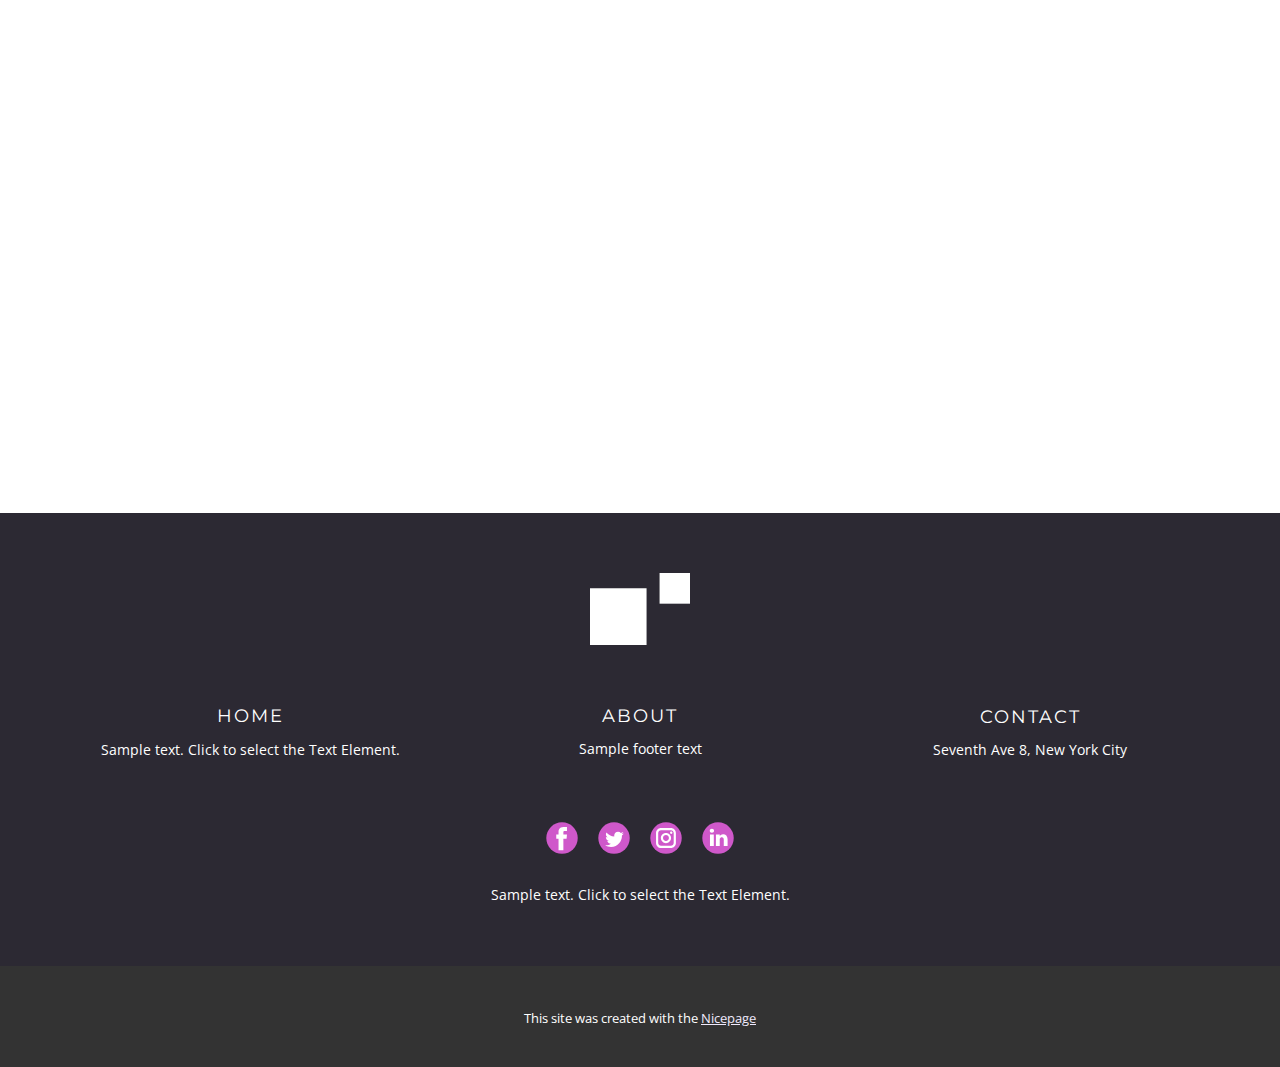
<file: Kontakt.html>
<!DOCTYPE html>
<html style="font-size: 16px;" lang="de"><head>
    <meta name="viewport" content="width=device-width, initial-scale=1.0">
    <meta charset="utf-8">
    <meta name="keywords" content="">
    <meta name="description" content="">
    <title>Kontakt</title>
    <link rel="stylesheet" href="nicepage.css" media="screen">
<link rel="stylesheet" href="Kontakt.css" media="screen">
    <script class="u-script" type="text/javascript" src="jquery.js" defer=""></script>
    <script class="u-script" type="text/javascript" src="nicepage.js" defer=""></script>
    <meta name="generator" content="Nicepage 6.12.5, nicepage.com">
    <link id="u-theme-google-font" rel="stylesheet" href="https://fonts.googleapis.com/css?family=Roboto:100,100i,300,300i,400,400i,500,500i,700,700i,900,900i|Open+Sans:300,300i,400,400i,500,500i,600,600i,700,700i,800,800i">
    <link id="u-page-google-font" rel="stylesheet" href="https://fonts.googleapis.com/css?family=Montserrat:100,100i,200,200i,300,300i,400,400i,500,500i,600,600i,700,700i,800,800i,900,900i">
    
    
    
    <script type="application/ld+json">{
		"@context": "http://schema.org",
		"@type": "Organization",
		"name": "",
		"logo": "images/logo.png",
		"sameAs": []
}</script>
    <meta name="theme-color" content="#6c39e2">
    <meta property="og:title" content="Kontakt">
    <meta property="og:type" content="website">
  <meta data-intl-tel-input-cdn-path="intlTelInput/"></head>
  <body data-path-to-root="./" data-include-products="false" class="u-body u-xl-mode" data-lang="de"><header class="u-clearfix u-header u-header" id="sec-ce81"><div class="u-clearfix u-sheet u-sheet-1">
        <a href="#" class="u-image u-logo u-image-1" data-image-width="149" data-image-height="112">
          <img src="images/logo.png" class="u-logo-image u-logo-image-1">
        </a>
        <nav class="u-menu u-menu-hamburger u-offcanvas u-menu-1" data-responsive-from="XL">
          <div class="menu-collapse" style="font-size: 1rem; letter-spacing: 0px;">
            <a class="u-button-style u-custom-left-right-menu-spacing u-custom-padding-bottom u-custom-top-bottom-menu-spacing u-nav-link u-text-active-palette-1-base u-text-hover-palette-2-base u-text-white" href="#">
              <svg class="u-svg-link" viewBox="0 0 24 24"><use xlink:href="#menu-hamburger"></use></svg>
              <svg class="u-svg-content" version="1.1" id="menu-hamburger" viewBox="0 0 16 16" x="0px" y="0px" xmlns:xlink="http://www.w3.org/1999/xlink" xmlns="http://www.w3.org/2000/svg"><g><rect y="1" width="16" height="2"></rect><rect y="7" width="16" height="2"></rect><rect y="13" width="16" height="2"></rect>
</g></svg>
            </a>
          </div>
          <div class="u-nav-container">
            <ul class="u-nav u-unstyled u-nav-1"><li class="u-nav-item"><a class="u-button-style u-nav-link u-text-active-palette-1-base u-text-hover-palette-2-base" href="Startseite.html" style="padding: 10px 20px;">Startseite</a>
</li><li class="u-nav-item"><a class="u-button-style u-nav-link u-text-active-palette-1-base u-text-hover-palette-2-base" href="Über-uns.html" style="padding: 10px 20px;">Über uns</a>
</li><li class="u-nav-item"><a class="u-button-style u-nav-link u-text-active-palette-1-base u-text-hover-palette-2-base" href="Kontakt.html" style="padding: 10px 20px;">Kontakt</a>
</li></ul>
          </div>
          <div class="u-nav-container-collapse">
            <div class="u-black u-container-style u-inner-container-layout u-opacity u-opacity-95 u-sidenav">
              <div class="u-inner-container-layout u-sidenav-overflow">
                <div class="u-menu-close"></div>
                <ul class="u-align-center u-nav u-popupmenu-items u-unstyled u-nav-2"><li class="u-nav-item"><a class="u-button-style u-nav-link" href="Startseite.html">Startseite</a>
</li><li class="u-nav-item"><a class="u-button-style u-nav-link" href="Über-uns.html">Über uns</a>
</li><li class="u-nav-item"><a class="u-button-style u-nav-link" href="Kontakt.html">Kontakt</a>
</li></ul>
              </div>
            </div>
            <div class="u-black u-menu-overlay u-opacity u-opacity-70"></div>
          </div>
        </nav>
      </div></header>
    <section class="u-clearfix u-section-1" id="sec-5fb4">
      <div class="u-clearfix u-sheet u-sheet-1"></div>
    </section>
    
    
    
    <footer class="u-align-center-sm u-align-center-xs u-clearfix u-container-align-center u-footer u-palette-1-dark-3" id="sec-684a"><div class="u-clearfix u-sheet u-valign-middle-lg u-valign-middle-md u-valign-middle-sm u-valign-middle-xl u-sheet-1">
        <a href="#" class="u-image u-logo u-image-1" data-image-width="149" data-image-height="112">
          <img src="images/logo.png" class="u-logo-image u-logo-image-1">
        </a>
        <div class="data-layout-selected u-clearfix u-expanded-width u-gutter-30 u-layout-wrap u-layout-wrap-1">
          <div class="u-gutter-0 u-layout">
            <div class="u-layout-row">
              <div class="u-align-center-sm u-align-center-xs u-align-left-lg u-align-left-md u-align-left-xl u-container-align-center u-container-style u-layout-cell u-left-cell u-size-20 u-layout-cell-1">
                <div class="u-container-layout u-container-layout-1">
                  <h6 class="u-align-center u-text u-text-1">
                    <a class="u-active-none u-btn u-button-link u-button-style u-hover-none u-none u-text-hover-palette-1-base u-text-white u-btn-1" href="#" data-animation-name="" data-animation-duration="0" data-animation-delay="0" data-animation-direction="">home</a>
                  </h6>
                  <p class="u-align-center u-small-text u-text u-text-variant u-text-2">Sample text. Click to select the Text Element.</p>
                </div>
              </div>
              <div class="u-align-center-sm u-align-center-xs u-align-left-lg u-align-left-md u-align-left-xl u-container-align-center u-container-style u-layout-cell u-size-20 u-layout-cell-2">
                <div class="u-container-layout u-valign-top u-container-layout-2">
                  <h6 class="u-align-center u-text u-text-3">
                    <a class="u-active-none u-btn u-button-link u-button-style u-hover-none u-none u-text-hover-palette-1-base u-text-white u-btn-2" href="#" data-animation-name="" data-animation-duration="0" data-animation-delay="0" data-animation-direction="">about</a>
                  </h6>
                  <p class="u-align-center u-small-text u-text u-text-variant u-text-4">Sample footer text</p>
                </div>
              </div>
              <div class="u-align-center-sm u-align-center-xs u-align-left-lg u-align-left-md u-align-left-xl u-container-align-center u-container-style u-layout-cell u-size-20 u-layout-cell-3">
                <div class="u-container-layout u-container-layout-3">
                  <h6 class="u-align-center u-text u-text-5">
                    <a class="u-active-none u-border-none u-btn u-button-link u-button-style u-hover-none u-none u-text-hover-palette-1-base u-text-white u-btn-3" href="#">contact</a>
                  </h6>
                  <p class="u-align-center u-small-text u-text u-text-variant u-text-6"> Seventh Ave 8, New York City</p>
                </div>
              </div>
            </div>
          </div>
        </div>
        <div class="u-social-icons u-spacing-20 u-social-icons-1">
          <a class="u-social-url" title="facebook" target="_blank" href=""><span class="u-icon u-social-facebook u-social-icon u-text-palette-2-base"><svg class="u-svg-link" preserveAspectRatio="xMidYMin slice" viewBox="0 0 112 112" style=""><use xlink:href="#svg-dbd3"></use></svg><svg class="u-svg-content" viewBox="0 0 112 112" x="0" y="0" id="svg-dbd3"><circle fill="currentColor" cx="56.1" cy="56.1" r="55"></circle><path fill="#FFFFFF" d="M73.5,31.6h-9.1c-1.4,0-3.6,0.8-3.6,3.9v8.5h12.6L72,58.3H60.8v40.8H43.9V58.3h-8V43.9h8v-9.2
      c0-6.7,3.1-17,17-17h12.5v13.9H73.5z"></path></svg></span>
          </a>
          <a class="u-social-url" title="twitter" target="_blank" href=""><span class="u-icon u-social-icon u-social-twitter u-text-palette-2-base"><svg class="u-svg-link" preserveAspectRatio="xMidYMin slice" viewBox="0 0 112 112" style=""><use xlink:href="#svg-b648"></use></svg><svg class="u-svg-content" viewBox="0 0 112 112" x="0" y="0" id="svg-b648"><circle fill="currentColor" class="st0" cx="56.1" cy="56.1" r="55"></circle><path fill="#FFFFFF" d="M83.8,47.3c0,0.6,0,1.2,0,1.7c0,17.7-13.5,38.2-38.2,38.2C38,87.2,31,85,25,81.2c1,0.1,2.1,0.2,3.2,0.2
      c6.3,0,12.1-2.1,16.7-5.7c-5.9-0.1-10.8-4-12.5-9.3c0.8,0.2,1.7,0.2,2.5,0.2c1.2,0,2.4-0.2,3.5-0.5c-6.1-1.2-10.8-6.7-10.8-13.1
      c0-0.1,0-0.1,0-0.2c1.8,1,3.9,1.6,6.1,1.7c-3.6-2.4-6-6.5-6-11.2c0-2.5,0.7-4.8,1.8-6.7c6.6,8.1,16.5,13.5,27.6,14
      c-0.2-1-0.3-2-0.3-3.1c0-7.4,6-13.4,13.4-13.4c3.9,0,7.3,1.6,9.8,4.2c3.1-0.6,5.9-1.7,8.5-3.3c-1,3.1-3.1,5.8-5.9,7.4
      c2.7-0.3,5.3-1,7.7-2.1C88.7,43,86.4,45.4,83.8,47.3z"></path></svg></span>
          </a>
          <a class="u-social-url" title="instagram" target="_blank" href=""><span class="u-icon u-social-icon u-social-instagram u-text-palette-2-base"><svg class="u-svg-link" preserveAspectRatio="xMidYMin slice" viewBox="0 0 112 112" style=""><use xlink:href="#svg-e6d4"></use></svg><svg class="u-svg-content" viewBox="0 0 112 112" x="0" y="0" id="svg-e6d4"><circle fill="currentColor" cx="56.1" cy="56.1" r="55"></circle><path fill="#FFFFFF" d="M55.9,38.2c-9.9,0-17.9,8-17.9,17.9C38,66,46,74,55.9,74c9.9,0,17.9-8,17.9-17.9C73.8,46.2,65.8,38.2,55.9,38.2
      z M55.9,66.4c-5.7,0-10.3-4.6-10.3-10.3c-0.1-5.7,4.6-10.3,10.3-10.3c5.7,0,10.3,4.6,10.3,10.3C66.2,61.8,61.6,66.4,55.9,66.4z"></path><path fill="#FFFFFF" d="M74.3,33.5c-2.3,0-4.2,1.9-4.2,4.2s1.9,4.2,4.2,4.2s4.2-1.9,4.2-4.2S76.6,33.5,74.3,33.5z"></path><path fill="#FFFFFF" d="M73.1,21.3H38.6c-9.7,0-17.5,7.9-17.5,17.5v34.5c0,9.7,7.9,17.6,17.5,17.6h34.5c9.7,0,17.5-7.9,17.5-17.5V38.8
      C90.6,29.1,82.7,21.3,73.1,21.3z M83,73.3c0,5.5-4.5,9.9-9.9,9.9H38.6c-5.5,0-9.9-4.5-9.9-9.9V38.8c0-5.5,4.5-9.9,9.9-9.9h34.5
      c5.5,0,9.9,4.5,9.9,9.9V73.3z"></path></svg></span>
          </a>
          <a class="u-social-url" title="linkedin" target="_blank" href=""><span class="u-icon u-social-icon u-social-linkedin u-text-palette-2-base"><svg class="u-svg-link" preserveAspectRatio="xMidYMin slice" viewBox="0 0 112 112" style=""><use xlink:href="#svg-d1ad"></use></svg><svg class="u-svg-content" viewBox="0 0 112 112" x="0" y="0" id="svg-d1ad"><circle fill="currentColor" cx="56.1" cy="56.1" r="55"></circle><path fill="#FFFFFF" d="M41.3,83.7H27.9V43.4h13.4V83.7z M34.6,37.9L34.6,37.9c-4.6,0-7.5-3.1-7.5-7c0-4,3-7,7.6-7s7.4,3,7.5,7
      C42.2,34.8,39.2,37.9,34.6,37.9z M89.6,83.7H76.2V62.2c0-5.4-1.9-9.1-6.8-9.1c-3.7,0-5.9,2.5-6.9,4.9c-0.4,0.9-0.4,2.1-0.4,3.3v22.5
      H48.7c0,0,0.2-36.5,0-40.3h13.4v5.7c1.8-2.7,5-6.7,12.1-6.7c8.8,0,15.4,5.8,15.4,18.1V83.7z"></path></svg></span>
          </a>
        </div>
        <p class="u-align-center-lg u-align-center-md u-align-center-sm u-align-center-xs u-text u-text-default u-text-7">Sample text. Click to select the Text Element.</p>
      </div></footer>
    <section class="u-backlink u-clearfix u-grey-80">
      <p class="u-text">
        <span>This site was created with the </span>
        <a class="u-link" href="https://nicepage.com/" target="_blank" rel="nofollow">
          <span>Nicepage</span>
        </a>
      </p>
    </section>
  
</body></html>
</file>
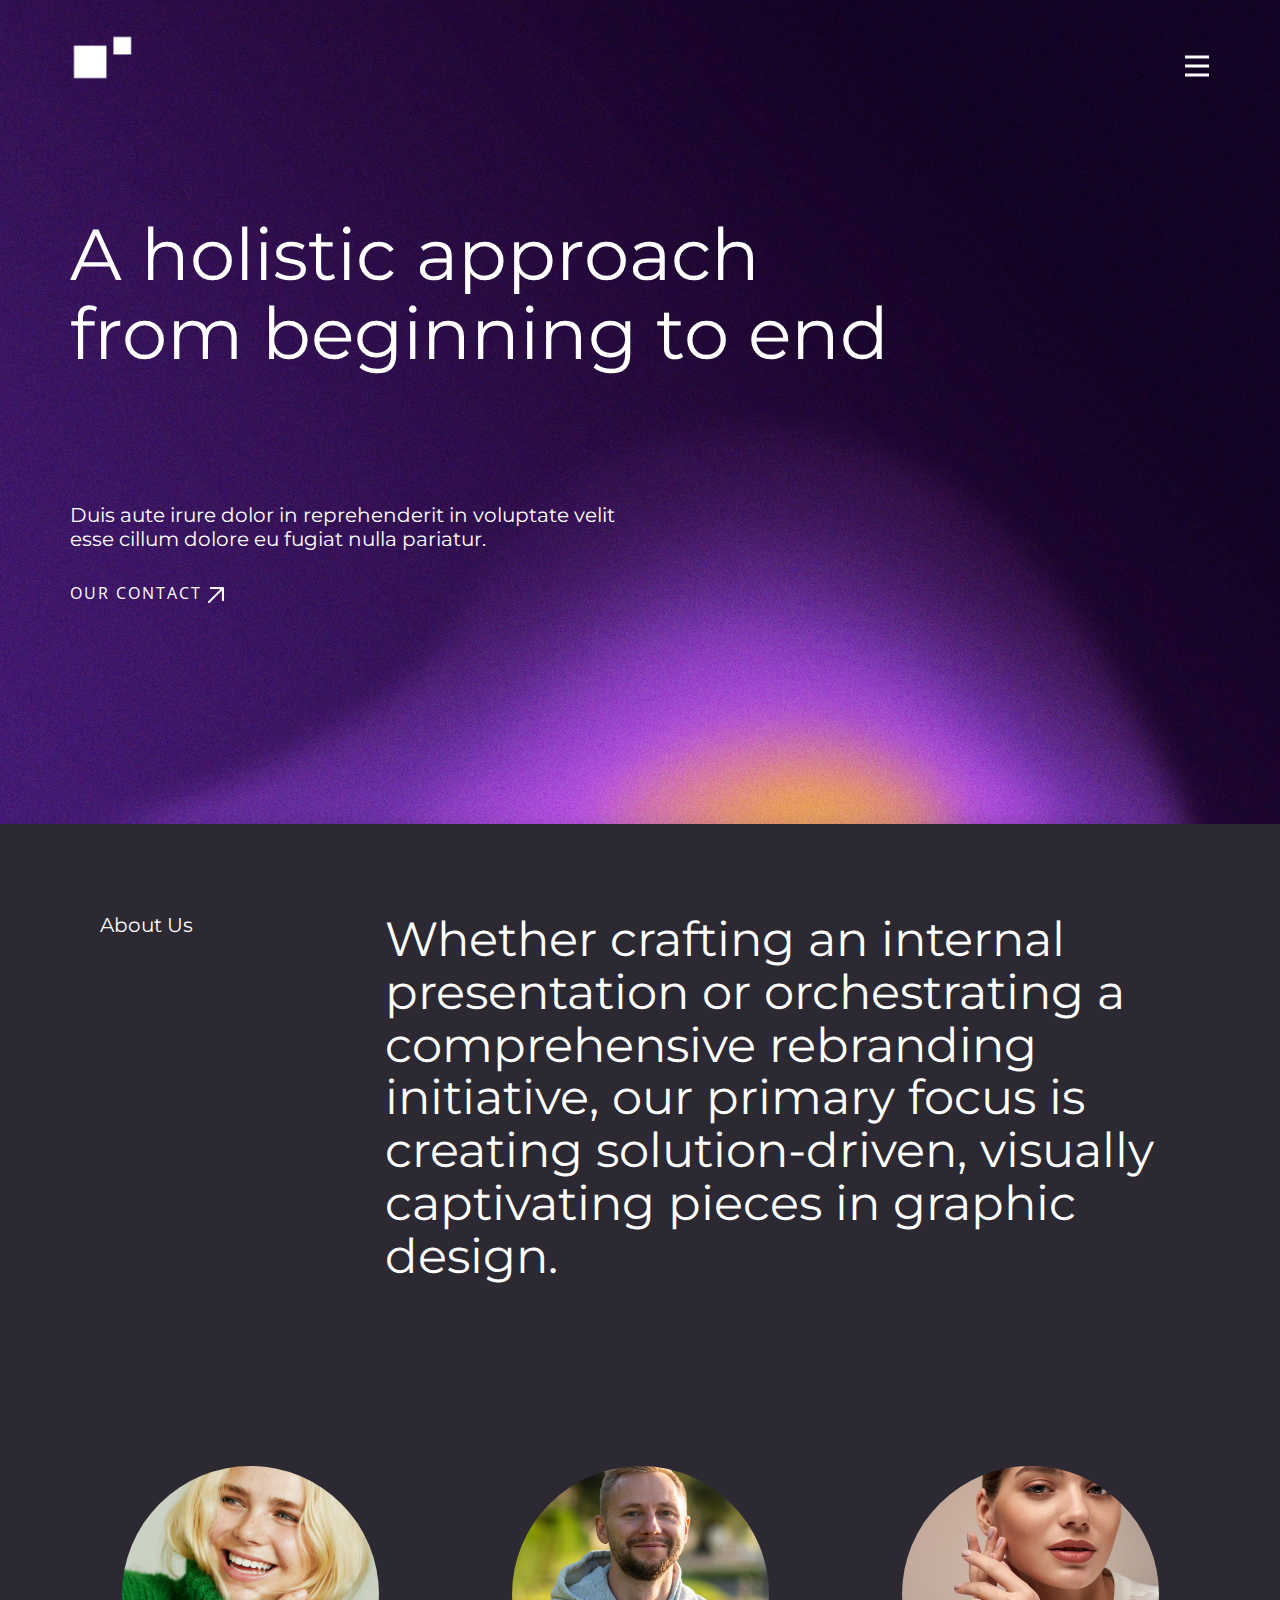
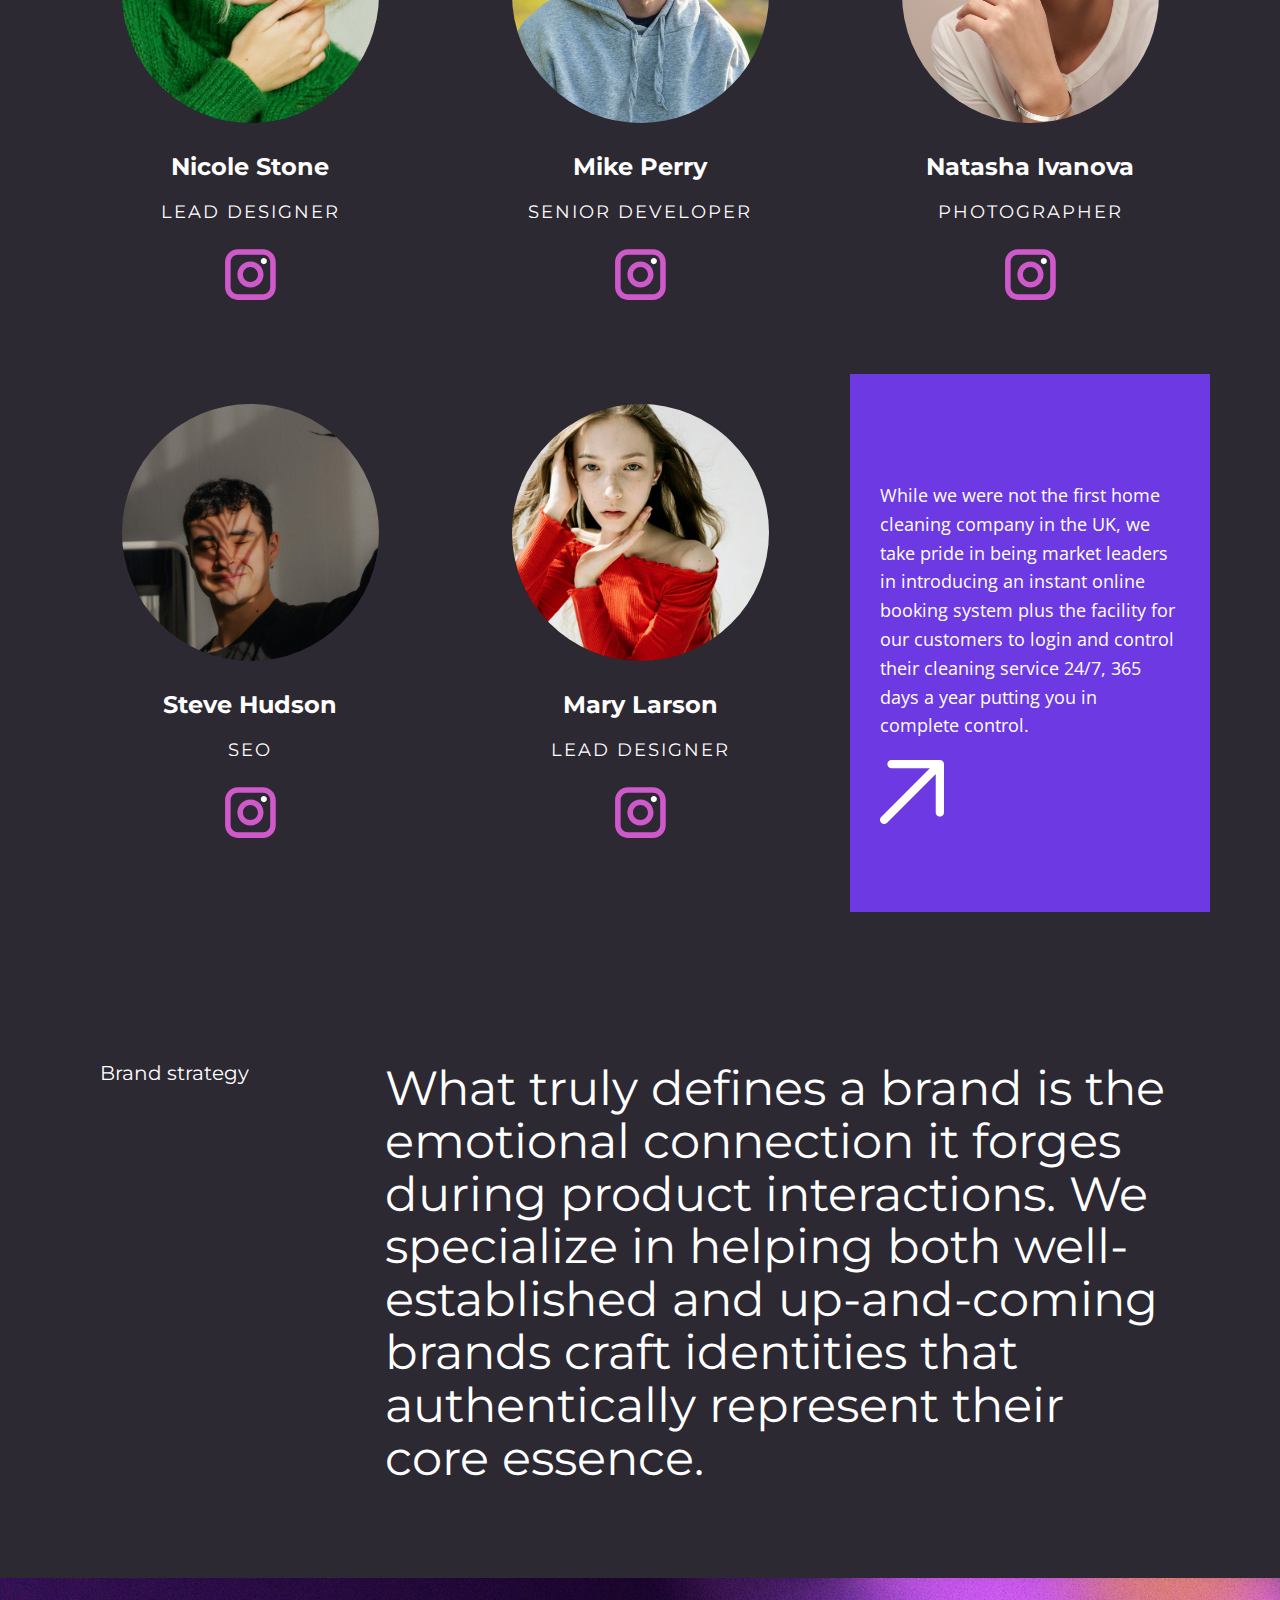
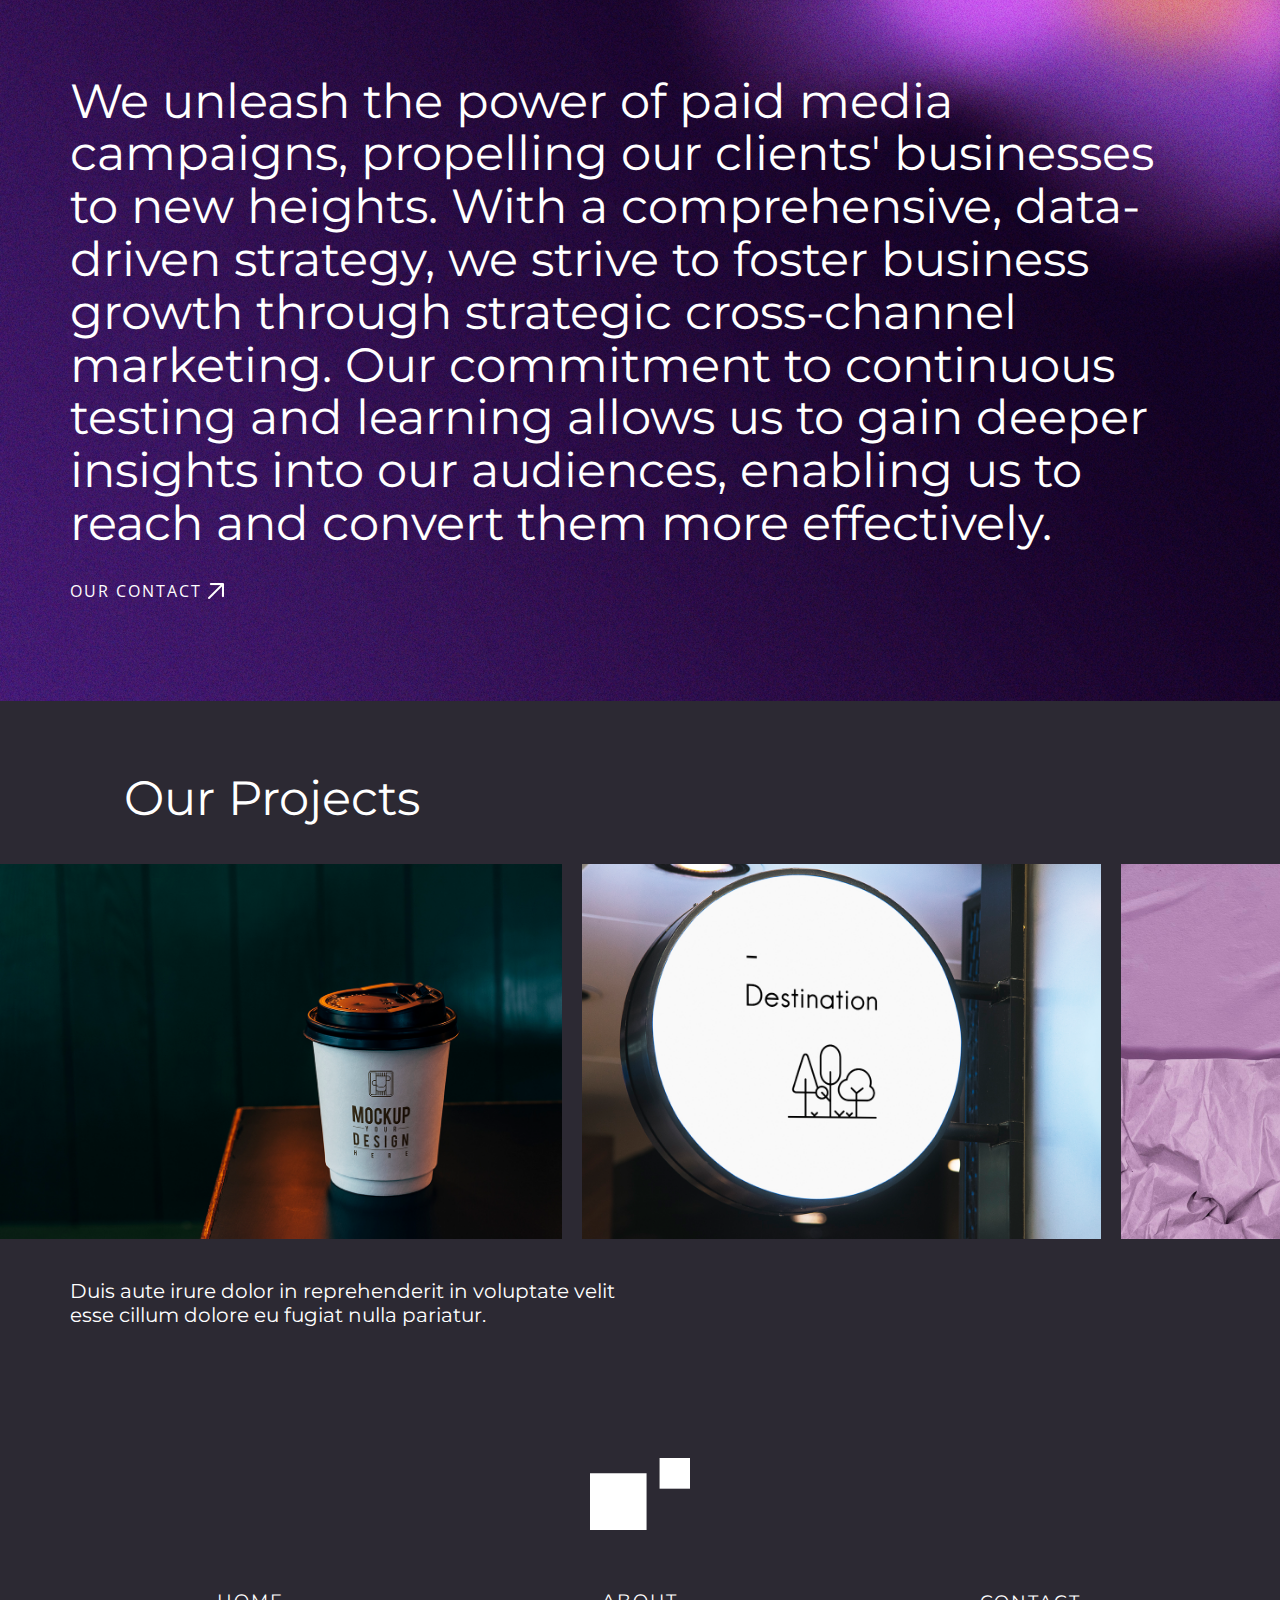
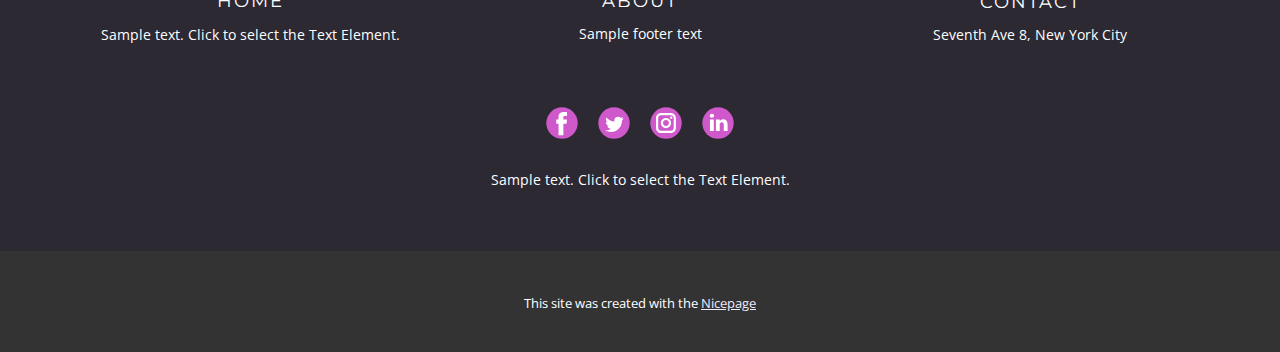
<file: Startseite.html>
<!DOCTYPE html>
<html style="font-size: 16px;" lang="de"><head>
    <meta name="viewport" content="width=device-width, initial-scale=1.0">
    <meta charset="utf-8">
    <meta name="keywords" content="​A holistic approach from beginning to end, ​Whether crafting an internal presentation or orchestrating a comprehensive rebranding initiative, our primary focus is creating solution-driven, visually captivating pieces in graphic design., ​What truly defines a brand is the emotional connection it forges during product interactions. We specialize in helping both well-established and up-and-coming brands craft identities that authentically represent their core essence., ​We unleash the power of paid media campaigns, propelling our clients&amp;apos; businesses to new heights. With a comprehensive, data-driven strategy, we strive to foster business growth through strategic cross-channel marketing. Our commitment to continuous testing and learning allows us to gain deeper insights into our audiences, enabling us to reach and convert them more effectively., Our Projects​">
    <meta name="description" content="">
    <title>Startseite</title>
    <link rel="stylesheet" href="nicepage.css" media="screen">
<link rel="stylesheet" href="Startseite.css" media="screen">
    <script class="u-script" type="text/javascript" src="jquery.js" defer=""></script>
    <script class="u-script" type="text/javascript" src="nicepage.js" defer=""></script>
    <meta name="generator" content="Nicepage 6.12.5, nicepage.com">
    <link id="u-theme-google-font" rel="stylesheet" href="https://fonts.googleapis.com/css?family=Roboto:100,100i,300,300i,400,400i,500,500i,700,700i,900,900i|Open+Sans:300,300i,400,400i,500,500i,600,600i,700,700i,800,800i">
    <link id="u-page-google-font" rel="stylesheet" href="https://fonts.googleapis.com/css?family=Montserrat:100,100i,200,200i,300,300i,400,400i,500,500i,600,600i,700,700i,800,800i,900,900i">
    
    
    
    
    
    
    
    
    <script type="application/ld+json">{
		"@context": "http://schema.org",
		"@type": "Organization",
		"name": "",
		"logo": "images/logo.png",
		"sameAs": []
}</script>
    <meta name="theme-color" content="#6c39e2">
    <meta property="og:title" content="Startseite">
    <meta property="og:type" content="website">
  <meta data-intl-tel-input-cdn-path="intlTelInput/"></head>
  <body data-path-to-root="./" data-include-products="false" class="u-body u-overlap u-overlap-transparent u-xl-mode" data-lang="de"><header class="u-clearfix u-header u-header" id="sec-ce81"><div class="u-clearfix u-sheet u-sheet-1">
        <a href="#" class="u-image u-logo u-image-1" data-image-width="149" data-image-height="112">
          <img src="images/logo.png" class="u-logo-image u-logo-image-1">
        </a>
        <nav class="u-menu u-menu-hamburger u-offcanvas u-menu-1" data-responsive-from="XL">
          <div class="menu-collapse" style="font-size: 1rem; letter-spacing: 0px;">
            <a class="u-button-style u-custom-left-right-menu-spacing u-custom-padding-bottom u-custom-top-bottom-menu-spacing u-nav-link u-text-active-palette-1-base u-text-hover-palette-2-base u-text-white" href="#">
              <svg class="u-svg-link" viewBox="0 0 24 24"><use xlink:href="#menu-hamburger"></use></svg>
              <svg class="u-svg-content" version="1.1" id="menu-hamburger" viewBox="0 0 16 16" x="0px" y="0px" xmlns:xlink="http://www.w3.org/1999/xlink" xmlns="http://www.w3.org/2000/svg"><g><rect y="1" width="16" height="2"></rect><rect y="7" width="16" height="2"></rect><rect y="13" width="16" height="2"></rect>
</g></svg>
            </a>
          </div>
          <div class="u-nav-container">
            <ul class="u-nav u-unstyled u-nav-1"><li class="u-nav-item"><a class="u-button-style u-nav-link u-text-active-palette-1-base u-text-hover-palette-2-base" href="Startseite.html" style="padding: 10px 20px;">Startseite</a>
</li><li class="u-nav-item"><a class="u-button-style u-nav-link u-text-active-palette-1-base u-text-hover-palette-2-base" href="Über-uns.html" style="padding: 10px 20px;">Über uns</a>
</li><li class="u-nav-item"><a class="u-button-style u-nav-link u-text-active-palette-1-base u-text-hover-palette-2-base" href="Kontakt.html" style="padding: 10px 20px;">Kontakt</a>
</li></ul>
          </div>
          <div class="u-nav-container-collapse">
            <div class="u-black u-container-style u-inner-container-layout u-opacity u-opacity-95 u-sidenav">
              <div class="u-inner-container-layout u-sidenav-overflow">
                <div class="u-menu-close"></div>
                <ul class="u-align-center u-nav u-popupmenu-items u-unstyled u-nav-2"><li class="u-nav-item"><a class="u-button-style u-nav-link" href="Startseite.html">Startseite</a>
</li><li class="u-nav-item"><a class="u-button-style u-nav-link" href="Über-uns.html">Über uns</a>
</li><li class="u-nav-item"><a class="u-button-style u-nav-link" href="Kontakt.html">Kontakt</a>
</li></ul>
              </div>
            </div>
            <div class="u-black u-menu-overlay u-opacity u-opacity-70"></div>
          </div>
        </nav>
      </div></header>
    <section class="u-clearfix u-image u-section-1" id="sec-abe2" data-image-width="2050" data-image-height="1245">
      <div class="u-clearfix u-sheet u-sheet-1">
        <h1 class="u-text u-text-body-alt-color u-text-1"> A holistic approach from beginning to end</h1>
        <h5 class="u-text u-text-body-alt-color u-text-2"> Duis aute irure dolor in reprehenderit in voluptate velit esse cillum dolore eu fugiat nulla pariatur. </h5>
        <a href="#" class="u-border-none u-btn u-button-style u-none u-text-body-alt-color u-btn-1">our contact&nbsp;<span class="u-file-icon u-icon u-text-white u-icon-1"><img src="images/14440636-431c0c86.png" alt=""></span>
          <br>
        </a>
      </div>
    </section>
    <section class="u-clearfix u-palette-1-dark-3 u-section-2" id="sec-15e0">
      <div class="u-clearfix u-sheet u-valign-middle-lg u-valign-middle-md u-valign-middle-sm u-valign-middle-xl u-sheet-1">
        <div class="data-layout-selected u-clearfix u-expanded-width u-layout-wrap u-layout-wrap-1">
          <div class="u-layout">
            <div class="u-layout-row">
              <div class="u-container-style u-layout-cell u-size-15 u-layout-cell-1">
                <div class="u-container-layout u-container-layout-1">
                  <h5 class="u-text u-text-default u-text-1">About Us </h5>
                </div>
              </div>
              <div class="u-container-style u-layout-cell u-shape-rectangle u-size-45 u-layout-cell-2">
                <div class="u-container-layout u-container-layout-2">
                  <h2 class="u-text u-text-default u-text-2"> Whether crafting an internal presentation or orchestrating a comprehensive rebranding initiative, our primary focus is creating solution-driven, visually captivating pieces in graphic design. </h2>
                </div>
              </div>
            </div>
          </div>
        </div>
      </div>
    </section>
    <section class="u-clearfix u-palette-1-dark-3 u-section-3" id="carousel_fbf3">
      <div class="u-clearfix u-sheet u-valign-middle-lg u-valign-middle-md u-valign-middle-xl u-sheet-1">
        <div class="data-layout-selected u-clearfix u-expanded-width u-gutter-30 u-layout-wrap u-layout-wrap-1">
          <div class="u-layout">
            <div class="u-layout-col">
              <div class="u-size-30">
                <div class="u-layout-row">
                  <div class="u-align-center-lg u-align-center-xl u-container-style u-layout-cell u-shape-rectangle u-size-20 u-layout-cell-1">
                    <div class="u-container-layout u-container-layout-1">
                      <div class="u-image u-image-circle u-image-1" alt="" data-image-width="1280" data-image-height="1920"></div>
                      <h4 class="u-align-center-md u-align-center-sm u-align-center-xs u-text u-text-default u-text-1">Nicole Stone</h4>
                      <h6 class="u-align-center-md u-align-center-sm u-align-center-xs u-text u-text-default u-text-2">Lead Designer</h6>
                      <div class="u-social-icons u-spacing-10 u-social-icons-1">
                        <a class="u-social-url" title="instagram" target="_blank" href="https://instagram.com/name"><span class="u-icon u-social-icon u-social-instagram u-text-palette-2-base u-icon-1"><svg class="u-svg-link" preserveAspectRatio="xMidYMin slice" viewBox="0 0 112 112" style=""><use xlink:href="#svg-2d59"></use></svg><svg class="u-svg-content" viewBox="0 0 112 112" x="0" y="0" id="svg-2d59"><path fill="currentColor" d="M55.9,32.9c-12.8,0-23.2,10.4-23.2,23.2s10.4,23.2,23.2,23.2s23.2-10.4,23.2-23.2S68.7,32.9,55.9,32.9z
	 M55.9,69.4c-7.4,0-13.3-6-13.3-13.3c-0.1-7.4,6-13.3,13.3-13.3s13.3,6,13.3,13.3C69.3,63.5,63.3,69.4,55.9,69.4z"></path><path fill="#FFFFFF" d="M79.7,26.8c-3,0-5.4,2.5-5.4,5.4s2.5,5.4,5.4,5.4c3,0,5.4-2.5,5.4-5.4S82.7,26.8,79.7,26.8z"></path><path fill="currentColor" d="M78.2,11H33.5C21,11,10.8,21.3,10.8,33.7v44.7c0,12.6,10.2,22.8,22.7,22.8h44.7c12.6,0,22.7-10.2,22.7-22.7
	V33.7C100.8,21.1,90.6,11,78.2,11z M91,78.4c0,7.1-5.8,12.8-12.8,12.8H33.5c-7.1,0-12.8-5.8-12.8-12.8V33.7
	c0-7.1,5.8-12.8,12.8-12.8h44.7c7.1,0,12.8,5.8,12.8,12.8V78.4z"></path></svg></span>
                        </a>
                      </div>
                    </div>
                  </div>
                  <div class="u-align-center-lg u-align-center-xl u-container-style u-layout-cell u-shape-rectangle u-size-20 u-layout-cell-2">
                    <div class="u-container-layout u-container-layout-2">
                      <div class="u-image u-image-circle u-image-2" alt="" data-image-width="1001" data-image-height="1500"></div>
                      <h4 class="u-align-center-md u-align-center-sm u-align-center-xs u-text u-text-default u-text-3">Mike Perry</h4>
                      <h6 class="u-align-center-md u-align-center-sm u-align-center-xs u-text u-text-default u-text-4"> Senior Developer</h6>
                      <div class="u-social-icons u-spacing-10 u-social-icons-2">
                        <a class="u-social-url" title="instagram" target="_blank" href="https://instagram.com/name"><span class="u-icon u-social-icon u-social-instagram u-text-palette-2-base u-icon-2"><svg class="u-svg-link" preserveAspectRatio="xMidYMin slice" viewBox="0 0 112 112" style=""><use xlink:href="#svg-841e"></use></svg><svg class="u-svg-content" viewBox="0 0 112 112" x="0" y="0" id="svg-841e"><path fill="currentColor" d="M55.9,32.9c-12.8,0-23.2,10.4-23.2,23.2s10.4,23.2,23.2,23.2s23.2-10.4,23.2-23.2S68.7,32.9,55.9,32.9z
	 M55.9,69.4c-7.4,0-13.3-6-13.3-13.3c-0.1-7.4,6-13.3,13.3-13.3s13.3,6,13.3,13.3C69.3,63.5,63.3,69.4,55.9,69.4z"></path><path fill="#FFFFFF" d="M79.7,26.8c-3,0-5.4,2.5-5.4,5.4s2.5,5.4,5.4,5.4c3,0,5.4-2.5,5.4-5.4S82.7,26.8,79.7,26.8z"></path><path fill="currentColor" d="M78.2,11H33.5C21,11,10.8,21.3,10.8,33.7v44.7c0,12.6,10.2,22.8,22.7,22.8h44.7c12.6,0,22.7-10.2,22.7-22.7
	V33.7C100.8,21.1,90.6,11,78.2,11z M91,78.4c0,7.1-5.8,12.8-12.8,12.8H33.5c-7.1,0-12.8-5.8-12.8-12.8V33.7
	c0-7.1,5.8-12.8,12.8-12.8h44.7c7.1,0,12.8,5.8,12.8,12.8V78.4z"></path></svg></span>
                        </a>
                      </div>
                    </div>
                  </div>
                  <div class="u-align-center-lg u-align-center-xl u-container-style u-layout-cell u-shape-rectangle u-size-20 u-layout-cell-3">
                    <div class="u-container-layout u-container-layout-3">
                      <div class="u-image u-image-circle u-image-3" alt="" data-image-width="1000" data-image-height="1500"></div>
                      <h4 class="u-align-center-md u-align-center-sm u-align-center-xs u-text u-text-default u-text-5">Natasha Ivanova</h4>
                      <h6 class="u-align-center-md u-align-center-sm u-align-center-xs u-text u-text-default u-text-6">Photographer</h6>
                      <div class="u-social-icons u-spacing-10 u-social-icons-3">
                        <a class="u-social-url" title="instagram" target="_blank" href="https://instagram.com/name"><span class="u-icon u-social-icon u-social-instagram u-text-palette-2-base u-icon-3"><svg class="u-svg-link" preserveAspectRatio="xMidYMin slice" viewBox="0 0 112 112" style=""><use xlink:href="#svg-9de5"></use></svg><svg class="u-svg-content" viewBox="0 0 112 112" x="0" y="0" id="svg-9de5"><path fill="currentColor" d="M55.9,32.9c-12.8,0-23.2,10.4-23.2,23.2s10.4,23.2,23.2,23.2s23.2-10.4,23.2-23.2S68.7,32.9,55.9,32.9z
	 M55.9,69.4c-7.4,0-13.3-6-13.3-13.3c-0.1-7.4,6-13.3,13.3-13.3s13.3,6,13.3,13.3C69.3,63.5,63.3,69.4,55.9,69.4z"></path><path fill="#FFFFFF" d="M79.7,26.8c-3,0-5.4,2.5-5.4,5.4s2.5,5.4,5.4,5.4c3,0,5.4-2.5,5.4-5.4S82.7,26.8,79.7,26.8z"></path><path fill="currentColor" d="M78.2,11H33.5C21,11,10.8,21.3,10.8,33.7v44.7c0,12.6,10.2,22.8,22.7,22.8h44.7c12.6,0,22.7-10.2,22.7-22.7
	V33.7C100.8,21.1,90.6,11,78.2,11z M91,78.4c0,7.1-5.8,12.8-12.8,12.8H33.5c-7.1,0-12.8-5.8-12.8-12.8V33.7
	c0-7.1,5.8-12.8,12.8-12.8h44.7c7.1,0,12.8,5.8,12.8,12.8V78.4z"></path></svg></span>
                        </a>
                      </div>
                    </div>
                  </div>
                </div>
              </div>
              <div class="u-size-30">
                <div class="u-layout-row">
                  <div class="u-align-center-lg u-align-center-xl u-container-style u-layout-cell u-shape-rectangle u-size-20 u-layout-cell-4">
                    <div class="u-container-layout u-container-layout-4">
                      <div class="u-image u-image-circle u-image-4" alt="" data-image-width="1280" data-image-height="1920"></div>
                      <h4 class="u-align-center-md u-align-center-sm u-align-center-xs u-text u-text-default u-text-7"> Steve Hudson</h4>
                      <h6 class="u-align-center-md u-align-center-sm u-align-center-xs u-text u-text-default u-text-8">SEO</h6>
                      <div class="u-social-icons u-spacing-10 u-social-icons-4">
                        <a class="u-social-url" title="instagram" target="_blank" href="https://instagram.com/name"><span class="u-icon u-social-icon u-social-instagram u-text-palette-2-base u-icon-4"><svg class="u-svg-link" preserveAspectRatio="xMidYMin slice" viewBox="0 0 112 112" style=""><use xlink:href="#svg-9c2e"></use></svg><svg class="u-svg-content" viewBox="0 0 112 112" x="0" y="0" id="svg-9c2e"><path fill="currentColor" d="M55.9,32.9c-12.8,0-23.2,10.4-23.2,23.2s10.4,23.2,23.2,23.2s23.2-10.4,23.2-23.2S68.7,32.9,55.9,32.9z
	 M55.9,69.4c-7.4,0-13.3-6-13.3-13.3c-0.1-7.4,6-13.3,13.3-13.3s13.3,6,13.3,13.3C69.3,63.5,63.3,69.4,55.9,69.4z"></path><path fill="#FFFFFF" d="M79.7,26.8c-3,0-5.4,2.5-5.4,5.4s2.5,5.4,5.4,5.4c3,0,5.4-2.5,5.4-5.4S82.7,26.8,79.7,26.8z"></path><path fill="currentColor" d="M78.2,11H33.5C21,11,10.8,21.3,10.8,33.7v44.7c0,12.6,10.2,22.8,22.7,22.8h44.7c12.6,0,22.7-10.2,22.7-22.7
	V33.7C100.8,21.1,90.6,11,78.2,11z M91,78.4c0,7.1-5.8,12.8-12.8,12.8H33.5c-7.1,0-12.8-5.8-12.8-12.8V33.7
	c0-7.1,5.8-12.8,12.8-12.8h44.7c7.1,0,12.8,5.8,12.8,12.8V78.4z"></path></svg></span>
                        </a>
                      </div>
                    </div>
                  </div>
                  <div class="u-align-center u-container-align-center-sm u-container-align-center-xs u-container-style u-layout-cell u-shape-rectangle u-size-20 u-layout-cell-5">
                    <div class="u-container-layout u-container-layout-5">
                      <div class="u-image u-image-circle u-image-5" data-image-width="1280" data-image-height="1614"></div>
                      <h4 class="u-align-center-sm u-align-center-xs u-text u-text-default u-text-9">Mary Larson</h4>
                      <h6 class="u-align-center-sm u-align-center-xs u-text u-text-default u-text-10">Lead Designer</h6>
                      <div class="u-social-icons u-spacing-10 u-social-icons-5">
                        <a class="u-social-url" title="instagram" target="_blank" href="https://instagram.com/name"><span class="u-icon u-social-icon u-social-instagram u-text-palette-2-base u-icon-5"><svg class="u-svg-link" preserveAspectRatio="xMidYMin slice" viewBox="0 0 112 112" style=""><use xlink:href="#svg-6cc0"></use></svg><svg class="u-svg-content" viewBox="0 0 112 112" x="0" y="0" id="svg-6cc0"><path fill="currentColor" d="M55.9,32.9c-12.8,0-23.2,10.4-23.2,23.2s10.4,23.2,23.2,23.2s23.2-10.4,23.2-23.2S68.7,32.9,55.9,32.9z
	 M55.9,69.4c-7.4,0-13.3-6-13.3-13.3c-0.1-7.4,6-13.3,13.3-13.3s13.3,6,13.3,13.3C69.3,63.5,63.3,69.4,55.9,69.4z"></path><path fill="#FFFFFF" d="M79.7,26.8c-3,0-5.4,2.5-5.4,5.4s2.5,5.4,5.4,5.4c3,0,5.4-2.5,5.4-5.4S82.7,26.8,79.7,26.8z"></path><path fill="currentColor" d="M78.2,11H33.5C21,11,10.8,21.3,10.8,33.7v44.7c0,12.6,10.2,22.8,22.7,22.8h44.7c12.6,0,22.7-10.2,22.7-22.7
	V33.7C100.8,21.1,90.6,11,78.2,11z M91,78.4c0,7.1-5.8,12.8-12.8,12.8H33.5c-7.1,0-12.8-5.8-12.8-12.8V33.7
	c0-7.1,5.8-12.8,12.8-12.8h44.7c7.1,0,12.8,5.8,12.8,12.8V78.4z"></path></svg></span>
                        </a>
                      </div>
                    </div>
                  </div>
                  <div class="u-container-align-left u-container-style u-layout-cell u-palette-1-base u-size-20 u-layout-cell-6">
                    <div class="u-container-layout u-container-layout-6">
                      <p class="u-align-left u-text u-text-default u-text-11"> While we were not the first home cleaning company in the UK, we take pride in being market leaders in introducing an instant online booking system plus the facility for our customers to login and control their cleaning service 24/7, 365 days a year putting you in complete control.&nbsp;</p><span class="u-align-left u-file-icon u-icon u-text-white u-icon-6"><img src="images/14440636-431c0c86.png" alt=""></span>
                    </div>
                  </div>
                </div>
              </div>
            </div>
          </div>
        </div>
      </div>
    </section>
    <section class="u-clearfix u-palette-1-dark-3 u-section-4" id="sec-ffce">
      <div class="u-clearfix u-sheet u-sheet-1">
        <div class="data-layout-selected u-clearfix u-expanded-width u-layout-wrap u-layout-wrap-1">
          <div class="u-layout">
            <div class="u-layout-row">
              <div class="u-container-style u-layout-cell u-size-15 u-layout-cell-1">
                <div class="u-container-layout u-valign-top u-container-layout-1">
                  <h5 class="u-text u-text-default u-text-1">Brand strategy<br>
                  </h5>
                </div>
              </div>
              <div class="u-container-style u-layout-cell u-shape-rectangle u-size-45 u-layout-cell-2">
                <div class="u-container-layout u-container-layout-2">
                  <h2 class="u-text u-text-default u-text-2"> What truly defines a brand is the emotional connection it forges during product interactions. We specialize in helping both well-established and up-and-coming brands craft identities that authentically represent their core essence.</h2>
                </div>
              </div>
            </div>
          </div>
        </div>
      </div>
    </section>
    <section class="u-clearfix u-container-align-left u-image u-section-5" id="sec-50a8" data-image-width="2050" data-image-height="1245">
      <div class="u-clearfix u-sheet u-valign-middle u-sheet-1">
        <h2 class="u-align-left u-text u-text-body-alt-color u-text-default u-text-1"> We unleash the power of paid media campaigns, propelling our clients' businesses to new heights. With a comprehensive, data-driven strategy, we strive to foster business growth through strategic cross-channel marketing. Our commitment to continuous testing and learning allows us to gain deeper insights into our audiences, enabling us to reach and convert them more effectively.</h2>
        <a href="#" class="u-align-left u-border-none u-btn u-button-style u-none u-text-white u-btn-1">our contact&nbsp;<span class="u-file-icon u-icon u-text-white u-icon-1"><img src="images/14440636-431c0c86.png" alt=""></span>
          <br>
        </a>
      </div>
    </section>
    <section class="u-clearfix u-palette-1-dark-3 u-valign-middle-xl u-section-6" id="sec-dae2">
      <h2 class="u-text u-text-1">Our Projects </h2>
      <div class="u-expanded-width u-gallery u-layout-horizontal u-lightbox u-no-transition u-show-text-on-hover u-gallery-1" id="carousel-0081">
        <div class="u-gallery-inner u-gallery-inner-1" role="listbox"><div class="u-effect-fade u-gallery-item u-gallery-item-1"><div class="u-back-slide" data-image-width="1200" data-image-height="801"><img class="u-back-image" src="images/3574781_65837.jpg">
</div><div class="u-align-center u-over-slide u-shading u-over-slide-1"></div>
</div><div class="u-effect-fade u-gallery-item u-gallery-item-2"><div class="u-back-slide" data-image-width="1200" data-image-height="866"><img class="u-back-image" src="images/3576473_65935.jpg">
</div><div class="u-align-center u-over-slide u-shading u-over-slide-2"></div>
</div><div class="u-effect-fade u-gallery-item u-gallery-item-3" data-image-width="2000" data-image-height="1334"><div class="u-back-slide"><img class="u-back-image" src="images/126835.jpg">
</div><div class="u-align-center u-over-slide u-shading u-over-slide-3"></div>
</div></div>
        <a class="u-gallery-nav u-gallery-nav-prev u-hidden u-icon-circle u-opacity u-opacity-70 u-palette-3-base u-spacing-10 u-text-white u-gallery-nav-1" href="#" role="button">
          <span aria-hidden="true">
            <svg viewBox="0 0 451.847 451.847"><path d="M97.141,225.92c0-8.095,3.091-16.192,9.259-22.366L300.689,9.27c12.359-12.359,32.397-12.359,44.751,0
c12.354,12.354,12.354,32.388,0,44.748L173.525,225.92l171.903,171.909c12.354,12.354,12.354,32.391,0,44.744
c-12.354,12.365-32.386,12.365-44.745,0l-194.29-194.281C100.226,242.115,97.141,234.018,97.141,225.92z"></path></svg>
          </span>
          <span class="sr-only">
            <svg viewBox="0 0 451.847 451.847"><path d="M97.141,225.92c0-8.095,3.091-16.192,9.259-22.366L300.689,9.27c12.359-12.359,32.397-12.359,44.751,0
c12.354,12.354,12.354,32.388,0,44.748L173.525,225.92l171.903,171.909c12.354,12.354,12.354,32.391,0,44.744
c-12.354,12.365-32.386,12.365-44.745,0l-194.29-194.281C100.226,242.115,97.141,234.018,97.141,225.92z"></path></svg>
          </span>
        </a>
        <a class="u-absolute-vcenter u-gallery-nav u-gallery-nav-next u-hidden u-icon-circle u-opacity u-opacity-70 u-palette-3-base u-spacing-10 u-gallery-nav-2" href="#" role="button">
          <span aria-hidden="true">
            <svg viewBox="0 0 451.846 451.847"><path d="M345.441,248.292L151.154,442.573c-12.359,12.365-32.397,12.365-44.75,0c-12.354-12.354-12.354-32.391,0-44.744
L278.318,225.92L106.409,54.017c-12.354-12.359-12.354-32.394,0-44.748c12.354-12.359,32.391-12.359,44.75,0l194.287,194.284
c6.177,6.18,9.262,14.271,9.262,22.366C354.708,234.018,351.617,242.115,345.441,248.292z"></path></svg>
          </span>
          <span class="sr-only">
            <svg viewBox="0 0 451.846 451.847"><path d="M345.441,248.292L151.154,442.573c-12.359,12.365-32.397,12.365-44.75,0c-12.354-12.354-12.354-32.391,0-44.744
L278.318,225.92L106.409,54.017c-12.354-12.359-12.354-32.394,0-44.748c12.354-12.359,32.391-12.359,44.75,0l194.287,194.284
c6.177,6.18,9.262,14.271,9.262,22.366C354.708,234.018,351.617,242.115,345.441,248.292z"></path></svg>
          </span>
        </a>
      </div>
      <h5 class="u-text u-text-2"> Duis aute irure dolor in reprehenderit in voluptate velit esse cillum dolore eu fugiat nulla pariatur.</h5>
    </section>
    
    
    
    <footer class="u-align-center-sm u-align-center-xs u-clearfix u-container-align-center u-footer u-palette-1-dark-3" id="sec-684a"><div class="u-clearfix u-sheet u-valign-middle-lg u-valign-middle-md u-valign-middle-sm u-valign-middle-xl u-sheet-1">
        <a href="#" class="u-image u-logo u-image-1" data-image-width="149" data-image-height="112">
          <img src="images/logo.png" class="u-logo-image u-logo-image-1">
        </a>
        <div class="data-layout-selected u-clearfix u-expanded-width u-gutter-30 u-layout-wrap u-layout-wrap-1">
          <div class="u-gutter-0 u-layout">
            <div class="u-layout-row">
              <div class="u-align-center-sm u-align-center-xs u-align-left-lg u-align-left-md u-align-left-xl u-container-align-center u-container-style u-layout-cell u-left-cell u-size-20 u-layout-cell-1">
                <div class="u-container-layout u-container-layout-1">
                  <h6 class="u-align-center u-text u-text-1">
                    <a class="u-active-none u-btn u-button-link u-button-style u-hover-none u-none u-text-hover-palette-1-base u-text-white u-btn-1" href="#" data-animation-name="" data-animation-duration="0" data-animation-delay="0" data-animation-direction="">home</a>
                  </h6>
                  <p class="u-align-center u-small-text u-text u-text-variant u-text-2">Sample text. Click to select the Text Element.</p>
                </div>
              </div>
              <div class="u-align-center-sm u-align-center-xs u-align-left-lg u-align-left-md u-align-left-xl u-container-align-center u-container-style u-layout-cell u-size-20 u-layout-cell-2">
                <div class="u-container-layout u-valign-top u-container-layout-2">
                  <h6 class="u-align-center u-text u-text-3">
                    <a class="u-active-none u-btn u-button-link u-button-style u-hover-none u-none u-text-hover-palette-1-base u-text-white u-btn-2" href="#" data-animation-name="" data-animation-duration="0" data-animation-delay="0" data-animation-direction="">about</a>
                  </h6>
                  <p class="u-align-center u-small-text u-text u-text-variant u-text-4">Sample footer text</p>
                </div>
              </div>
              <div class="u-align-center-sm u-align-center-xs u-align-left-lg u-align-left-md u-align-left-xl u-container-align-center u-container-style u-layout-cell u-size-20 u-layout-cell-3">
                <div class="u-container-layout u-container-layout-3">
                  <h6 class="u-align-center u-text u-text-5">
                    <a class="u-active-none u-border-none u-btn u-button-link u-button-style u-hover-none u-none u-text-hover-palette-1-base u-text-white u-btn-3" href="#">contact</a>
                  </h6>
                  <p class="u-align-center u-small-text u-text u-text-variant u-text-6"> Seventh Ave 8, New York City</p>
                </div>
              </div>
            </div>
          </div>
        </div>
        <div class="u-social-icons u-spacing-20 u-social-icons-1">
          <a class="u-social-url" title="facebook" target="_blank" href=""><span class="u-icon u-social-facebook u-social-icon u-text-palette-2-base"><svg class="u-svg-link" preserveAspectRatio="xMidYMin slice" viewBox="0 0 112 112" style=""><use xlink:href="#svg-dbd3"></use></svg><svg class="u-svg-content" viewBox="0 0 112 112" x="0" y="0" id="svg-dbd3"><circle fill="currentColor" cx="56.1" cy="56.1" r="55"></circle><path fill="#FFFFFF" d="M73.5,31.6h-9.1c-1.4,0-3.6,0.8-3.6,3.9v8.5h12.6L72,58.3H60.8v40.8H43.9V58.3h-8V43.9h8v-9.2
      c0-6.7,3.1-17,17-17h12.5v13.9H73.5z"></path></svg></span>
          </a>
          <a class="u-social-url" title="twitter" target="_blank" href=""><span class="u-icon u-social-icon u-social-twitter u-text-palette-2-base"><svg class="u-svg-link" preserveAspectRatio="xMidYMin slice" viewBox="0 0 112 112" style=""><use xlink:href="#svg-b648"></use></svg><svg class="u-svg-content" viewBox="0 0 112 112" x="0" y="0" id="svg-b648"><circle fill="currentColor" class="st0" cx="56.1" cy="56.1" r="55"></circle><path fill="#FFFFFF" d="M83.8,47.3c0,0.6,0,1.2,0,1.7c0,17.7-13.5,38.2-38.2,38.2C38,87.2,31,85,25,81.2c1,0.1,2.1,0.2,3.2,0.2
      c6.3,0,12.1-2.1,16.7-5.7c-5.9-0.1-10.8-4-12.5-9.3c0.8,0.2,1.7,0.2,2.5,0.2c1.2,0,2.4-0.2,3.5-0.5c-6.1-1.2-10.8-6.7-10.8-13.1
      c0-0.1,0-0.1,0-0.2c1.8,1,3.9,1.6,6.1,1.7c-3.6-2.4-6-6.5-6-11.2c0-2.5,0.7-4.8,1.8-6.7c6.6,8.1,16.5,13.5,27.6,14
      c-0.2-1-0.3-2-0.3-3.1c0-7.4,6-13.4,13.4-13.4c3.9,0,7.3,1.6,9.8,4.2c3.1-0.6,5.9-1.7,8.5-3.3c-1,3.1-3.1,5.8-5.9,7.4
      c2.7-0.3,5.3-1,7.7-2.1C88.7,43,86.4,45.4,83.8,47.3z"></path></svg></span>
          </a>
          <a class="u-social-url" title="instagram" target="_blank" href=""><span class="u-icon u-social-icon u-social-instagram u-text-palette-2-base"><svg class="u-svg-link" preserveAspectRatio="xMidYMin slice" viewBox="0 0 112 112" style=""><use xlink:href="#svg-e6d4"></use></svg><svg class="u-svg-content" viewBox="0 0 112 112" x="0" y="0" id="svg-e6d4"><circle fill="currentColor" cx="56.1" cy="56.1" r="55"></circle><path fill="#FFFFFF" d="M55.9,38.2c-9.9,0-17.9,8-17.9,17.9C38,66,46,74,55.9,74c9.9,0,17.9-8,17.9-17.9C73.8,46.2,65.8,38.2,55.9,38.2
      z M55.9,66.4c-5.7,0-10.3-4.6-10.3-10.3c-0.1-5.7,4.6-10.3,10.3-10.3c5.7,0,10.3,4.6,10.3,10.3C66.2,61.8,61.6,66.4,55.9,66.4z"></path><path fill="#FFFFFF" d="M74.3,33.5c-2.3,0-4.2,1.9-4.2,4.2s1.9,4.2,4.2,4.2s4.2-1.9,4.2-4.2S76.6,33.5,74.3,33.5z"></path><path fill="#FFFFFF" d="M73.1,21.3H38.6c-9.7,0-17.5,7.9-17.5,17.5v34.5c0,9.7,7.9,17.6,17.5,17.6h34.5c9.7,0,17.5-7.9,17.5-17.5V38.8
      C90.6,29.1,82.7,21.3,73.1,21.3z M83,73.3c0,5.5-4.5,9.9-9.9,9.9H38.6c-5.5,0-9.9-4.5-9.9-9.9V38.8c0-5.5,4.5-9.9,9.9-9.9h34.5
      c5.5,0,9.9,4.5,9.9,9.9V73.3z"></path></svg></span>
          </a>
          <a class="u-social-url" title="linkedin" target="_blank" href=""><span class="u-icon u-social-icon u-social-linkedin u-text-palette-2-base"><svg class="u-svg-link" preserveAspectRatio="xMidYMin slice" viewBox="0 0 112 112" style=""><use xlink:href="#svg-d1ad"></use></svg><svg class="u-svg-content" viewBox="0 0 112 112" x="0" y="0" id="svg-d1ad"><circle fill="currentColor" cx="56.1" cy="56.1" r="55"></circle><path fill="#FFFFFF" d="M41.3,83.7H27.9V43.4h13.4V83.7z M34.6,37.9L34.6,37.9c-4.6,0-7.5-3.1-7.5-7c0-4,3-7,7.6-7s7.4,3,7.5,7
      C42.2,34.8,39.2,37.9,34.6,37.9z M89.6,83.7H76.2V62.2c0-5.4-1.9-9.1-6.8-9.1c-3.7,0-5.9,2.5-6.9,4.9c-0.4,0.9-0.4,2.1-0.4,3.3v22.5
      H48.7c0,0,0.2-36.5,0-40.3h13.4v5.7c1.8-2.7,5-6.7,12.1-6.7c8.8,0,15.4,5.8,15.4,18.1V83.7z"></path></svg></span>
          </a>
        </div>
        <p class="u-align-center-lg u-align-center-md u-align-center-sm u-align-center-xs u-text u-text-default u-text-7">Sample text. Click to select the Text Element.</p>
      </div></footer>
    <section class="u-backlink u-clearfix u-grey-80">
      <p class="u-text">
        <span>This site was created with the </span>
        <a class="u-link" href="https://nicepage.com/" target="_blank" rel="nofollow">
          <span>Nicepage</span>
        </a>
      </p>
    </section>
  
</body></html>
</file>
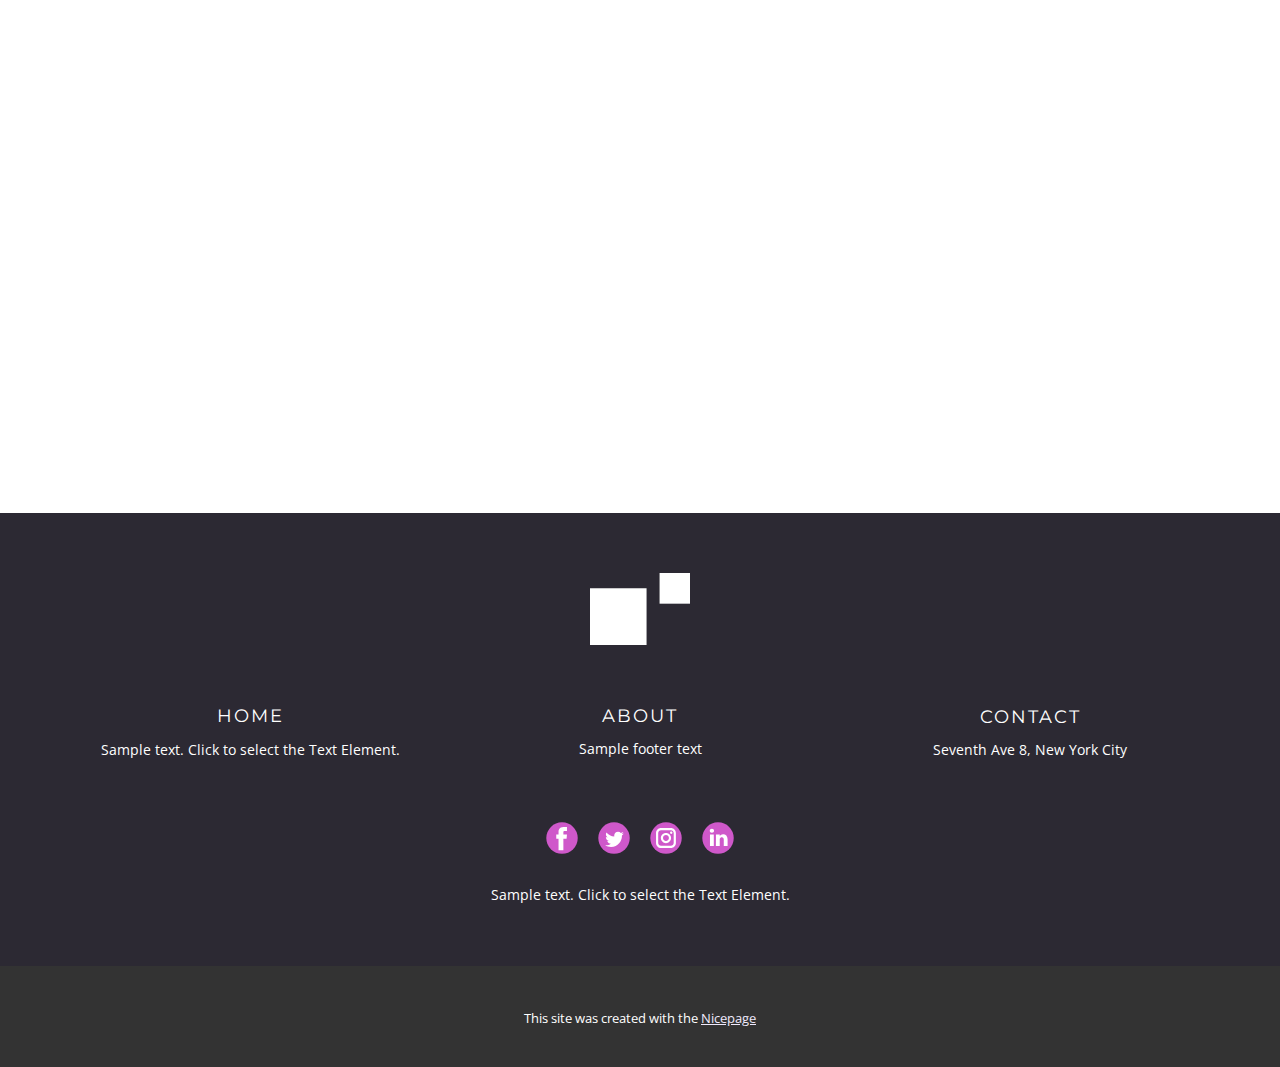
<file: Über-uns.html>
<!DOCTYPE html>
<html style="font-size: 16px;" lang="de"><head>
    <meta name="viewport" content="width=device-width, initial-scale=1.0">
    <meta charset="utf-8">
    <meta name="keywords" content="">
    <meta name="description" content="">
    <title>Über uns</title>
    <link rel="stylesheet" href="nicepage.css" media="screen">
<link rel="stylesheet" href="Über-uns.css" media="screen">
    <script class="u-script" type="text/javascript" src="jquery.js" defer=""></script>
    <script class="u-script" type="text/javascript" src="nicepage.js" defer=""></script>
    <meta name="generator" content="Nicepage 6.12.5, nicepage.com">
    <link id="u-theme-google-font" rel="stylesheet" href="https://fonts.googleapis.com/css?family=Roboto:100,100i,300,300i,400,400i,500,500i,700,700i,900,900i|Open+Sans:300,300i,400,400i,500,500i,600,600i,700,700i,800,800i">
    <link id="u-page-google-font" rel="stylesheet" href="https://fonts.googleapis.com/css?family=Montserrat:100,100i,200,200i,300,300i,400,400i,500,500i,600,600i,700,700i,800,800i,900,900i">
    
    
    
    <script type="application/ld+json">{
		"@context": "http://schema.org",
		"@type": "Organization",
		"name": "",
		"logo": "images/logo.png",
		"sameAs": []
}</script>
    <meta name="theme-color" content="#6c39e2">
    <meta property="og:title" content="Über uns">
    <meta property="og:type" content="website">
  <meta data-intl-tel-input-cdn-path="intlTelInput/"></head>
  <body data-path-to-root="./" data-include-products="false" class="u-body u-xl-mode" data-lang="de"><header class="u-clearfix u-header u-header" id="sec-ce81"><div class="u-clearfix u-sheet u-sheet-1">
        <a href="#" class="u-image u-logo u-image-1" data-image-width="149" data-image-height="112">
          <img src="images/logo.png" class="u-logo-image u-logo-image-1">
        </a>
        <nav class="u-menu u-menu-hamburger u-offcanvas u-menu-1" data-responsive-from="XL">
          <div class="menu-collapse" style="font-size: 1rem; letter-spacing: 0px;">
            <a class="u-button-style u-custom-left-right-menu-spacing u-custom-padding-bottom u-custom-top-bottom-menu-spacing u-nav-link u-text-active-palette-1-base u-text-hover-palette-2-base u-text-white" href="#">
              <svg class="u-svg-link" viewBox="0 0 24 24"><use xlink:href="#menu-hamburger"></use></svg>
              <svg class="u-svg-content" version="1.1" id="menu-hamburger" viewBox="0 0 16 16" x="0px" y="0px" xmlns:xlink="http://www.w3.org/1999/xlink" xmlns="http://www.w3.org/2000/svg"><g><rect y="1" width="16" height="2"></rect><rect y="7" width="16" height="2"></rect><rect y="13" width="16" height="2"></rect>
</g></svg>
            </a>
          </div>
          <div class="u-nav-container">
            <ul class="u-nav u-unstyled u-nav-1"><li class="u-nav-item"><a class="u-button-style u-nav-link u-text-active-palette-1-base u-text-hover-palette-2-base" href="Startseite.html" style="padding: 10px 20px;">Startseite</a>
</li><li class="u-nav-item"><a class="u-button-style u-nav-link u-text-active-palette-1-base u-text-hover-palette-2-base" href="Über-uns.html" style="padding: 10px 20px;">Über uns</a>
</li><li class="u-nav-item"><a class="u-button-style u-nav-link u-text-active-palette-1-base u-text-hover-palette-2-base" href="Kontakt.html" style="padding: 10px 20px;">Kontakt</a>
</li></ul>
          </div>
          <div class="u-nav-container-collapse">
            <div class="u-black u-container-style u-inner-container-layout u-opacity u-opacity-95 u-sidenav">
              <div class="u-inner-container-layout u-sidenav-overflow">
                <div class="u-menu-close"></div>
                <ul class="u-align-center u-nav u-popupmenu-items u-unstyled u-nav-2"><li class="u-nav-item"><a class="u-button-style u-nav-link" href="Startseite.html">Startseite</a>
</li><li class="u-nav-item"><a class="u-button-style u-nav-link" href="Über-uns.html">Über uns</a>
</li><li class="u-nav-item"><a class="u-button-style u-nav-link" href="Kontakt.html">Kontakt</a>
</li></ul>
              </div>
            </div>
            <div class="u-black u-menu-overlay u-opacity u-opacity-70"></div>
          </div>
        </nav>
      </div></header>
    <section class="u-clearfix u-section-1" id="sec-aa3f">
      <div class="u-clearfix u-sheet u-sheet-1"></div>
    </section>
    
    
    
    <footer class="u-align-center-sm u-align-center-xs u-clearfix u-container-align-center u-footer u-palette-1-dark-3" id="sec-684a"><div class="u-clearfix u-sheet u-valign-middle-lg u-valign-middle-md u-valign-middle-sm u-valign-middle-xl u-sheet-1">
        <a href="#" class="u-image u-logo u-image-1" data-image-width="149" data-image-height="112">
          <img src="images/logo.png" class="u-logo-image u-logo-image-1">
        </a>
        <div class="data-layout-selected u-clearfix u-expanded-width u-gutter-30 u-layout-wrap u-layout-wrap-1">
          <div class="u-gutter-0 u-layout">
            <div class="u-layout-row">
              <div class="u-align-center-sm u-align-center-xs u-align-left-lg u-align-left-md u-align-left-xl u-container-align-center u-container-style u-layout-cell u-left-cell u-size-20 u-layout-cell-1">
                <div class="u-container-layout u-container-layout-1">
                  <h6 class="u-align-center u-text u-text-1">
                    <a class="u-active-none u-btn u-button-link u-button-style u-hover-none u-none u-text-hover-palette-1-base u-text-white u-btn-1" href="#" data-animation-name="" data-animation-duration="0" data-animation-delay="0" data-animation-direction="">home</a>
                  </h6>
                  <p class="u-align-center u-small-text u-text u-text-variant u-text-2">Sample text. Click to select the Text Element.</p>
                </div>
              </div>
              <div class="u-align-center-sm u-align-center-xs u-align-left-lg u-align-left-md u-align-left-xl u-container-align-center u-container-style u-layout-cell u-size-20 u-layout-cell-2">
                <div class="u-container-layout u-valign-top u-container-layout-2">
                  <h6 class="u-align-center u-text u-text-3">
                    <a class="u-active-none u-btn u-button-link u-button-style u-hover-none u-none u-text-hover-palette-1-base u-text-white u-btn-2" href="#" data-animation-name="" data-animation-duration="0" data-animation-delay="0" data-animation-direction="">about</a>
                  </h6>
                  <p class="u-align-center u-small-text u-text u-text-variant u-text-4">Sample footer text</p>
                </div>
              </div>
              <div class="u-align-center-sm u-align-center-xs u-align-left-lg u-align-left-md u-align-left-xl u-container-align-center u-container-style u-layout-cell u-size-20 u-layout-cell-3">
                <div class="u-container-layout u-container-layout-3">
                  <h6 class="u-align-center u-text u-text-5">
                    <a class="u-active-none u-border-none u-btn u-button-link u-button-style u-hover-none u-none u-text-hover-palette-1-base u-text-white u-btn-3" href="#">contact</a>
                  </h6>
                  <p class="u-align-center u-small-text u-text u-text-variant u-text-6"> Seventh Ave 8, New York City</p>
                </div>
              </div>
            </div>
          </div>
        </div>
        <div class="u-social-icons u-spacing-20 u-social-icons-1">
          <a class="u-social-url" title="facebook" target="_blank" href=""><span class="u-icon u-social-facebook u-social-icon u-text-palette-2-base"><svg class="u-svg-link" preserveAspectRatio="xMidYMin slice" viewBox="0 0 112 112" style=""><use xlink:href="#svg-dbd3"></use></svg><svg class="u-svg-content" viewBox="0 0 112 112" x="0" y="0" id="svg-dbd3"><circle fill="currentColor" cx="56.1" cy="56.1" r="55"></circle><path fill="#FFFFFF" d="M73.5,31.6h-9.1c-1.4,0-3.6,0.8-3.6,3.9v8.5h12.6L72,58.3H60.8v40.8H43.9V58.3h-8V43.9h8v-9.2
      c0-6.7,3.1-17,17-17h12.5v13.9H73.5z"></path></svg></span>
          </a>
          <a class="u-social-url" title="twitter" target="_blank" href=""><span class="u-icon u-social-icon u-social-twitter u-text-palette-2-base"><svg class="u-svg-link" preserveAspectRatio="xMidYMin slice" viewBox="0 0 112 112" style=""><use xlink:href="#svg-b648"></use></svg><svg class="u-svg-content" viewBox="0 0 112 112" x="0" y="0" id="svg-b648"><circle fill="currentColor" class="st0" cx="56.1" cy="56.1" r="55"></circle><path fill="#FFFFFF" d="M83.8,47.3c0,0.6,0,1.2,0,1.7c0,17.7-13.5,38.2-38.2,38.2C38,87.2,31,85,25,81.2c1,0.1,2.1,0.2,3.2,0.2
      c6.3,0,12.1-2.1,16.7-5.7c-5.9-0.1-10.8-4-12.5-9.3c0.8,0.2,1.7,0.2,2.5,0.2c1.2,0,2.4-0.2,3.5-0.5c-6.1-1.2-10.8-6.7-10.8-13.1
      c0-0.1,0-0.1,0-0.2c1.8,1,3.9,1.6,6.1,1.7c-3.6-2.4-6-6.5-6-11.2c0-2.5,0.7-4.8,1.8-6.7c6.6,8.1,16.5,13.5,27.6,14
      c-0.2-1-0.3-2-0.3-3.1c0-7.4,6-13.4,13.4-13.4c3.9,0,7.3,1.6,9.8,4.2c3.1-0.6,5.9-1.7,8.5-3.3c-1,3.1-3.1,5.8-5.9,7.4
      c2.7-0.3,5.3-1,7.7-2.1C88.7,43,86.4,45.4,83.8,47.3z"></path></svg></span>
          </a>
          <a class="u-social-url" title="instagram" target="_blank" href=""><span class="u-icon u-social-icon u-social-instagram u-text-palette-2-base"><svg class="u-svg-link" preserveAspectRatio="xMidYMin slice" viewBox="0 0 112 112" style=""><use xlink:href="#svg-e6d4"></use></svg><svg class="u-svg-content" viewBox="0 0 112 112" x="0" y="0" id="svg-e6d4"><circle fill="currentColor" cx="56.1" cy="56.1" r="55"></circle><path fill="#FFFFFF" d="M55.9,38.2c-9.9,0-17.9,8-17.9,17.9C38,66,46,74,55.9,74c9.9,0,17.9-8,17.9-17.9C73.8,46.2,65.8,38.2,55.9,38.2
      z M55.9,66.4c-5.7,0-10.3-4.6-10.3-10.3c-0.1-5.7,4.6-10.3,10.3-10.3c5.7,0,10.3,4.6,10.3,10.3C66.2,61.8,61.6,66.4,55.9,66.4z"></path><path fill="#FFFFFF" d="M74.3,33.5c-2.3,0-4.2,1.9-4.2,4.2s1.9,4.2,4.2,4.2s4.2-1.9,4.2-4.2S76.6,33.5,74.3,33.5z"></path><path fill="#FFFFFF" d="M73.1,21.3H38.6c-9.7,0-17.5,7.9-17.5,17.5v34.5c0,9.7,7.9,17.6,17.5,17.6h34.5c9.7,0,17.5-7.9,17.5-17.5V38.8
      C90.6,29.1,82.7,21.3,73.1,21.3z M83,73.3c0,5.5-4.5,9.9-9.9,9.9H38.6c-5.5,0-9.9-4.5-9.9-9.9V38.8c0-5.5,4.5-9.9,9.9-9.9h34.5
      c5.5,0,9.9,4.5,9.9,9.9V73.3z"></path></svg></span>
          </a>
          <a class="u-social-url" title="linkedin" target="_blank" href=""><span class="u-icon u-social-icon u-social-linkedin u-text-palette-2-base"><svg class="u-svg-link" preserveAspectRatio="xMidYMin slice" viewBox="0 0 112 112" style=""><use xlink:href="#svg-d1ad"></use></svg><svg class="u-svg-content" viewBox="0 0 112 112" x="0" y="0" id="svg-d1ad"><circle fill="currentColor" cx="56.1" cy="56.1" r="55"></circle><path fill="#FFFFFF" d="M41.3,83.7H27.9V43.4h13.4V83.7z M34.6,37.9L34.6,37.9c-4.6,0-7.5-3.1-7.5-7c0-4,3-7,7.6-7s7.4,3,7.5,7
      C42.2,34.8,39.2,37.9,34.6,37.9z M89.6,83.7H76.2V62.2c0-5.4-1.9-9.1-6.8-9.1c-3.7,0-5.9,2.5-6.9,4.9c-0.4,0.9-0.4,2.1-0.4,3.3v22.5
      H48.7c0,0,0.2-36.5,0-40.3h13.4v5.7c1.8-2.7,5-6.7,12.1-6.7c8.8,0,15.4,5.8,15.4,18.1V83.7z"></path></svg></span>
          </a>
        </div>
        <p class="u-align-center-lg u-align-center-md u-align-center-sm u-align-center-xs u-text u-text-default u-text-7">Sample text. Click to select the Text Element.</p>
      </div></footer>
    <section class="u-backlink u-clearfix u-grey-80">
      <p class="u-text">
        <span>This site was created with the </span>
        <a class="u-link" href="https://nicepage.com/" target="_blank" rel="nofollow">
          <span>Nicepage</span>
        </a>
      </p>
    </section>
  
</body></html>
</file>
